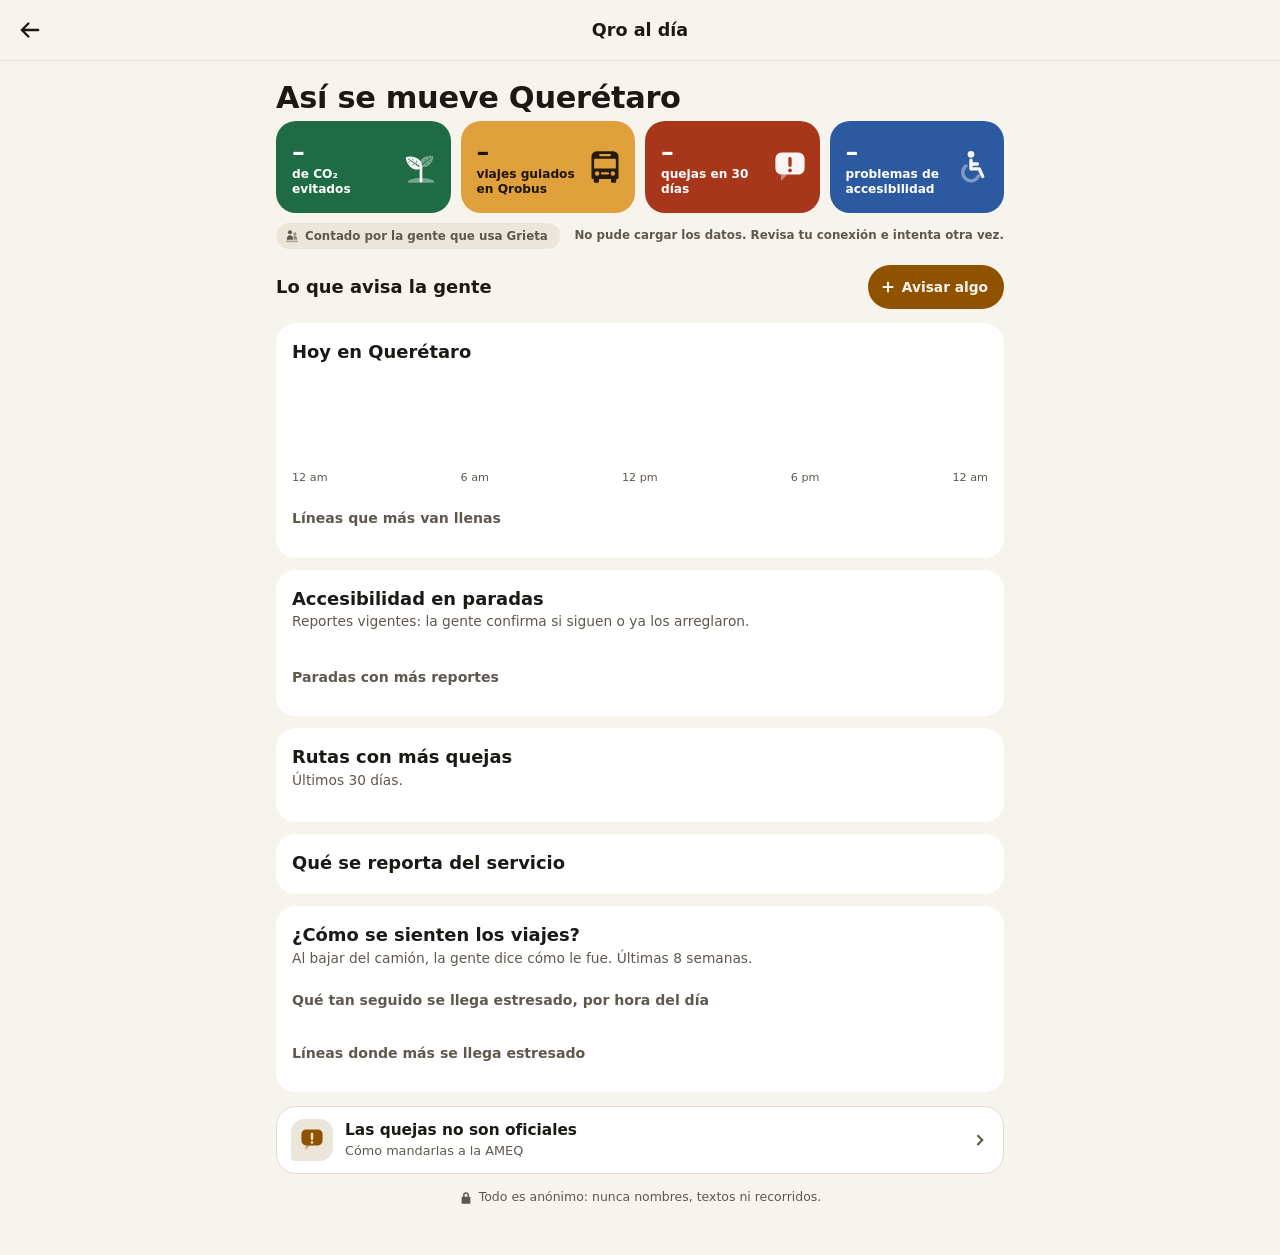
<file: demo/observatorio.html>
<!doctype html>
<!-- © 2026 Carlos Arturo Quintana Román. Todos los derechos reservados; prohibido copiarlo o usarlo para entrenar IA. -->
<html lang="es">
<head>
  <meta charset="utf-8">
  <meta name="robots" content="noai, noimageai">
  <meta name="copyright" content="© 2026 Carlos Arturo Quintana Román. Todos los derechos reservados.">
  <meta name="viewport" content="width=device-width, initial-scale=1, maximum-scale=1, user-scalable=no, viewport-fit=cover">
  <meta http-equiv="Content-Security-Policy" content="default-src 'self'; script-src 'self' 'wasm-unsafe-eval' https://cdnjs.cloudflare.com https://cdn.jsdelivr.net; style-src 'self' https://cdnjs.cloudflare.com https://fonts.googleapis.com; font-src https://fonts.gstatic.com; img-src 'self' data: blob: https://tile.openstreetmap.org; connect-src 'self' https://photon.komoot.io https://router.project-osrm.org https://routing.openstreetmap.de https://grieta-api-qro.azurewebsites.net https://api.open-meteo.com http://localhost:3000; media-src 'self'; worker-src 'self'; manifest-src 'self'; object-src 'none'; base-uri 'self'; form-action 'none'">
  <meta name="theme-color" content="#0b0a09">
  <title>Qro al día</title>
  <meta name="description" content="Datos abiertos y anónimos de cómo se mueve Querétaro, reunidos por la gente que usa Grieta.">
  <link rel="icon" href="icono-192.png">
  <link rel="preconnect" href="https://fonts.googleapis.com">
  <link rel="stylesheet" href="https://fonts.googleapis.com/css2?family=Montserrat:wght@400;500;600;700;800&display=swap">
  <link rel="stylesheet" href="observatorio.css">
</head>
<body>
  <svg width="0" height="0" class="oculto" aria-hidden="true" focusable="false"><defs><symbol id="p-hoja" viewBox="0 0 48 48" fill="currentColor" stroke="none"><path d="M6 45a18 6.5 0 0 1 36 0z" opacity=".42"/><path d="M24 43V23" fill="none" stroke="currentColor" stroke-width="3.6" stroke-linecap="round" stroke-linejoin="round"/><path d="M0 0C11.88 -3 7.75 -20 0 -25C-7.75 -20 -11.88 -3 0 0zM-0.9 -2.5L0.9 -2.5L0.35 -21.5L-0.35 -21.5zM1.9 -9.15L4.63 -11.09L4.63 -10.49L1.9 -7.85zM1.9 -15.65L4.08 -17.13L4.08 -16.53L1.9 -14.35zM-1.9 -11.15L-4.46 -12.95L-4.46 -12.35L-1.9 -9.85zM-1.9 -17.65L-3.91 -18.99L-3.91 -18.39L-1.9 -16.35z" transform="translate(24.5 25) rotate(-56)" fill-rule="evenodd"/><path d="M0 0C9.97 -2.52 6.51 -16.8 0 -21C-6.51 -16.8 -9.97 -2.52 0 0zM-0.9 -2.1L0.9 -2.1L0.35 -18.06L-0.35 -18.06zM1.9 -7.79L4.19 -9.36L4.19 -8.76L1.9 -6.49zM1.9 -13.25L3.73 -14.44L3.73 -13.84L1.9 -11.95zM-1.9 -9.47L-4.05 -10.93L-4.05 -10.33L-1.9 -8.17zM-1.9 -14.93L-3.59 -16L-3.59 -15.4L-1.9 -13.63z" transform="translate(23.5 22) rotate(54)" fill-rule="evenodd" opacity=".42"/></symbol><symbol id="p-qrobus" viewBox="0 0 48 48"><path d="M13 3h22a7 7 0 0 1 7 7v28a2 2 0 0 1-2 2H8a2 2 0 0 1-2-2V10a7 7 0 0 1 7-7ZM17.5 6.5h13a1.5 1.5 0 0 1 0 3h-13a1.5 1.5 0 0 1 0-3ZM11 13h26a1.5 1.5 0 0 1 1.5 1.5V26h-29V14.5A1.5 1.5 0 0 1 11 13ZM13.5 29.5a3 3 0 1 0 0 6 3 3 0 0 0 0-6ZM34.5 29.5a3 3 0 1 0 0 6 3 3 0 0 0 0-6ZM20 31h8a1.5 1.5 0 0 1 0 3h-8a1.5 1.5 0 0 1 0-3ZM9 40h7v3a2 2 0 0 1-2 2h-3a2 2 0 0 1-2-2v-3ZM32 40h7v3a2 2 0 0 1-2 2h-3a2 2 0 0 1-2-2v-3Z" fill-rule="evenodd"/></symbol><symbol id="p-reportar" viewBox="0 0 48 48" fill="currentColor" stroke="none"><path d="M12 33.5h9l-9 9z" opacity=".42"/><path d="M13 4.5h22a8.5 8.5 0 0 1 8.5 8.5v12.5a8.5 8.5 0 0 1 -8.5 8.5h-22a8.5 8.5 0 0 1 -8.5 -8.5v-12.5a8.5 8.5 0 0 1 8.5 -8.5zM24 10.5h0a2.2 2.2 0 0 1 2.2 2.2v9.1a2.2 2.2 0 0 1 -2.2 2.2h-0a2.2 2.2 0 0 1 -2.2 -2.2v-9.1a2.2 2.2 0 0 1 2.2 -2.2zM21.5 28.6a2.5 2.5 0 1 0 5 0a2.5 2.5 0 1 0 -5 0z" fill-rule="evenodd"/></symbol><symbol id="p-silla" viewBox="0 0 48 48" fill="currentColor" stroke="none"><path d="M15.5 7a4.5 4.5 0 1 0 9 0a4.5 4.5 0 1 0 -9 0z" fill-rule="evenodd"/><path d="M20 15v11.5h11l4.5 10M20 20h8.5" fill="none" stroke="currentColor" stroke-width="4.6" stroke-linecap="round" stroke-linejoin="round"/><path d="M13.5 22.5a11 11 0 1 0 16.5 13.5" fill="none" stroke="currentColor" stroke-width="4.4" stroke-linecap="round" stroke-linejoin="round" opacity=".42"/></symbol><symbol id="p-lleno" viewBox="0 0 48 48" fill="currentColor" stroke="none"><g><path d="M16 3h16a8 8 0 0 1 8 8v18a8 8 0 0 1 -8 8h-16a8 8 0 0 1 -8 -8v-18a8 8 0 0 1 8 -8zM16.2 9.5h15.6a3.2 3.2 0 0 1 3.2 3.2v6.1a3.2 3.2 0 0 1 -3.2 3.2h-15.6a3.2 3.2 0 0 1 -3.2 -3.2v-6.1a3.2 3.2 0 0 1 3.2 -3.2zM13.2 30a2.6 2.6 0 1 0 5.2 0a2.6 2.6 0 1 0 -5.2 0zM29.6 30a2.6 2.6 0 1 0 5.2 0a2.6 2.6 0 1 0 -5.2 0zM19.5 5.4h9a1 1 0 0 1 1 1v0a1 1 0 0 1 -1 1h-9a1 1 0 0 1 -1 -1v0a1 1 0 0 1 1 -1z" fill-rule="evenodd"/><path d="M16.2 9.5h15.6a3.2 3.2 0 0 1 3.2 3.2v6.1a3.2 3.2 0 0 1 -3.2 3.2h-15.6a3.2 3.2 0 0 1 -3.2 -3.2v-6.1a3.2 3.2 0 0 1 3.2 -3.2z" opacity=".42"/><path d="M13.4 35h2.7a2.4 2.4 0 0 1 2.4 2.4v4.2a2.4 2.4 0 0 1 -2.4 2.4h-2.7a2.4 2.4 0 0 1 -2.4 -2.4v-4.2a2.4 2.4 0 0 1 2.4 -2.4zM31.9 35h2.7a2.4 2.4 0 0 1 2.4 2.4v4.2a2.4 2.4 0 0 1 -2.4 2.4h-2.7a2.4 2.4 0 0 1 -2.4 -2.4v-4.2a2.4 2.4 0 0 1 2.4 -2.4z"/><path d="M5.1 11h0a1.6 1.6 0 0 1 1.6 1.6v5.8a1.6 1.6 0 0 1 -1.6 1.6h-0a1.6 1.6 0 0 1 -1.6 -1.6v-5.8a1.6 1.6 0 0 1 1.6 -1.6zM42.9 11h0a1.6 1.6 0 0 1 1.6 1.6v5.8a1.6 1.6 0 0 1 -1.6 1.6h-0a1.6 1.6 0 0 1 -1.6 -1.6v-5.8a1.6 1.6 0 0 1 1.6 -1.6z" opacity=".42"/></g><path d="M15.2 14.6a2.8 2.8 0 1 0 5.6 0a2.8 2.8 0 1 0 -5.6 0zM21.2 13.8a2.8 2.8 0 1 0 5.6 0a2.8 2.8 0 1 0 -5.6 0zM27.2 14.6a2.8 2.8 0 1 0 5.6 0a2.8 2.8 0 1 0 -5.6 0zM13 22a5 4 0 0 1 10 0zM19 22a5 4.6 0 0 1 10 0zM25 22a5 4 0 0 1 10 0z" fill-rule="evenodd"/></symbol><symbol id="p-senal" viewBox="0 0 48 48" fill="currentColor" stroke="none"><path d="M14.5 3.5h19a6.5 6.5 0 0 1 6.5 6.5v12a6.5 6.5 0 0 1 -6.5 6.5h-19a6.5 6.5 0 0 1 -6.5 -6.5v-12a6.5 6.5 0 0 1 6.5 -6.5z" opacity=".42"/><path d="M19.5 11.5a4.6 4.6 0 1 1 6.7 4.1c-1.3.7-2.2 1.6-2.2 3" fill="none" stroke="currentColor" stroke-width="3.2" stroke-linecap="round" stroke-linejoin="round"/><path d="M22 23a2 2 0 1 0 4 0a2 2 0 1 0 -4 0z" fill-rule="evenodd"/><path d="M23.5 28h1a1.5 1.5 0 0 1 1.5 1.5v11a1.5 1.5 0 0 1 -1.5 1.5h-1a1.5 1.5 0 0 1 -1.5 -1.5v-11a1.5 1.5 0 0 1 1.5 -1.5zM16.75 40.5h14.5a1.75 1.75 0 0 1 1.75 1.75v0a1.75 1.75 0 0 1 -1.75 1.75h-14.5a1.75 1.75 0 0 1 -1.75 -1.75v-0a1.75 1.75 0 0 1 1.75 -1.75z" fill-rule="evenodd"/></symbol><symbol id="p-escudo" viewBox="0 0 48 48" fill="currentColor" stroke="none"><path opacity=".4" d="M24 4l16 6v12c0 10.5-6.8 18.6-16 22-9.2-3.4-16-11.5-16-22V10z"/><path d="M16.5 24.5l5.5 5.5 10-11" fill="none" stroke="currentColor" stroke-width="4.6" stroke-linecap="round" stroke-linejoin="round"/></symbol><symbol id="p-gente" viewBox="0 0 48 48" fill="currentColor" stroke="none"><rect x="3" y="39" width="42" height="6.5" rx="2.5" opacity=".42"/><circle cx="17" cy="11" r="7"/><path d="M6 36.5c0-9 4.3-15 11-15s11 6 11 15z"/><circle cx="34" cy="17" r="5.5" opacity=".62"/><path d="M30.5 36.5c0-4.3-.9-7.6-2.7-10.3a7.5 7.5 0 0 1 6.2-2.7c5.5 0 8 4.7 8 13z" opacity=".62"/></symbol><symbol id="p-marca" viewBox="0 0 24 24"><path fill-rule="evenodd" d="M12 2a7.5 7.5 0 0 0-7.5 7.5C4.5 14.8 12 22 12 22s7.5-7.2 7.5-12.5A7.5 7.5 0 0 0 12 2zm0 10a2.6 2.6 0 1 1 0-5.2 2.6 2.6 0 0 1 0 5.2z"/></symbol><symbol id="p-si" viewBox="0 0 24 24"><path d="M9.2 18 3.5 12.3l2.1-2.1 3.6 3.6 9.2-9.2 2.1 2.1z"/></symbol><symbol id="p-arreglo" viewBox="0 0 24 24"><path d="M21.7 6.3a6 6 0 0 1-8 7.3L7 20.3A2.3 2.3 0 0 1 3.7 17l6.7-6.7a6 6 0 0 1 7.3-8l-3.5 3.5.6 3.4 3.4.6z"/></symbol><symbol id="p-mas" viewBox="0 0 24 24"><path d="M10.5 4h3v6.5H20v3h-6.5V20h-3v-6.5H4v-3h6.5z"/></symbol><symbol id="p-sigue" viewBox="0 0 24 24"><path d="M9.5 4.5 17 12l-7.5 7.5-2-2L13 12 7.5 6.5z"/></symbol><symbol id="p-candado" viewBox="0 0 24 24"><path fill-rule="evenodd" d="M12 2a5 5 0 0 0-5 5v3H6a1.5 1.5 0 0 0-1.5 1.5v9A1.5 1.5 0 0 0 6 22h12a1.5 1.5 0 0 0 1.5-1.5v-9A1.5 1.5 0 0 0 18 10h-1V7a5 5 0 0 0-5-5zm-2.5 8V7a2.5 2.5 0 0 1 5 0v3z"/></symbol><symbol id="p-equis" viewBox="0 0 24 24"><path d="M6.3 4.2 12 9.9l5.7-5.7 2.1 2.1-5.7 5.7 5.7 5.7-2.1 2.1-5.7-5.7-5.7 5.7-2.1-2.1 5.7-5.7-5.7-5.7z"/></symbol></defs></svg>
  <header class="encabezado">
    <a class="atras" href="./" aria-label="Volver a Grieta"><svg viewBox="0 0 24 24" aria-hidden="true"><path d="M19.5 12h-15M10.5 6l-6 6 6 6"/></svg></a>
    <span class="encabezado-titulo" translate="no">Qro al día</span>
  </header>
  <main>
    <h1>Así se mueve Querétaro</h1>
    <section class="cifras" aria-label="Resumen">
      <div class="cifra verde"><span><strong id="cCo2">–</strong><small>de CO₂ evitados</small></span><svg class="picto" aria-hidden="true"><use href="#p-hoja"/></svg></div>
      <div class="cifra ambar"><span><strong id="cViajes">–</strong><small>viajes guiados en Qrobus</small></span><svg class="picto" aria-hidden="true"><use href="#p-qrobus"/></svg></div>
      <div class="cifra rojo"><span><strong id="cQuejas">–</strong><small>quejas en 30 días</small></span><svg class="picto" aria-hidden="true"><use href="#p-reportar"/></svg></div>
      <div class="cifra azul"><span><strong id="cAcceso">–</strong><small>problemas de accesibilidad</small></span><svg class="picto" aria-hidden="true"><use href="#p-silla"/></svg></div>
    </section>
    <div class="procedencia">
      <span class="ficha-gente"><svg aria-hidden="true"><use href="#p-gente"/></svg>Contado por la gente que usa Grieta</span>
      <p id="estado" class="actualizado" role="status">Cargando...</p>
    </div>
    <section id="tusLineas" class="bloque" aria-labelledby="tituloLineas" hidden>
      <h2 id="tituloLineas">Tus líneas a esta hora</h2>
      <div id="listaLineas" class="lineas"></div>
      <p class="nota pie-lineas">Salen de tus viajes recientes y se quedan en tu teléfono.</p>
    </section>
    <section id="bloqueAvisos" class="bloque-avisos" aria-labelledby="tituloAvisos">
      <div class="cabeza-avisos"><h2 id="tituloAvisos">Lo que avisa la gente</h2><a class="boton avisar" href="./?accion=reportar"><svg aria-hidden="true"><use href="#p-mas"/></svg>Avisar algo</a></div>
      <ul id="listaAvisos" class="avisos"></ul>
    </section>
    <section class="tarjeta tono-ambar hoy" data-titulo="Hoy en Querétaro">
      <h2>Hoy en Querétaro</h2>
      <p id="llenoPico" class="pico"></p>
      <div id="llenoHora" class="horas" role="img" aria-label="Avisos de camión lleno por hora"></div>
      <div class="horas-eje" aria-hidden="true"><span>12 am</span><span>6 am</span><span>12 pm</span><span>6 pm</span><span>12 am</span></div>
      <p id="llenoNota" class="nota nota-horas"></p>
      <h3>Líneas que más van llenas</h3>
      <ol id="llenoLinea" class="ranking"></ol>
    </section>
    <section class="tarjeta tono-azul" data-titulo="Accesibilidad en paradas">
      <h2>Accesibilidad en paradas</h2>
      <p class="nota">Reportes vigentes: la gente confirma si siguen o ya los arreglaron.</p>
      <ol id="accesoTipo" class="tipos"></ol>
      <h3>Paradas con más reportes</h3>
      <ol id="accesoParada" class="ranking"></ol>
    </section>
    <section class="tarjeta tono-rojo" data-titulo="Rutas con más quejas">
      <h2>Rutas con más quejas</h2>
      <p class="nota">Últimos 30 días.</p>
      <ol id="quejasRuta" class="ranking"></ol>
    </section>
    <section class="tarjeta tono-rojo" data-titulo="Qué se reporta del servicio">
      <h2>Qué se reporta del servicio</h2>
      <ol id="quejasTipo" class="ranking"></ol>
    </section>
    <section class="tarjeta tono-rojo" data-titulo="Cómo se sienten los viajes">
      <h2>¿Cómo se sienten los viajes?</h2>
      <p class="nota">Al bajar del camión, la gente dice cómo le fue. Últimas 8 semanas.</p>
      <div id="sentirBarra" class="sentir-barra" aria-hidden="true"></div>
      <p id="sentirResumen" class="sentir-resumen"></p>
      <h3>Qué tan seguido se llega estresado, por hora del día</h3>
      <ol id="sentirFranja" class="ranking"></ol>
      <h3>Líneas donde más se llega estresado</h3>
      <ol id="sentirLinea" class="ranking"></ol>
    </section>
    <section id="pendientes" class="pendientes" hidden>
      <h2>Todavía sin datos</h2>
      <p class="nota">Estas gráficas aparecen cuando la gente avise más.</p>
      <ul id="listaPendientes"></ul>
    </section>
    <button id="abrirQuejas" type="button" class="boton-quejas"><span class="ic gris"><svg class="picto" aria-hidden="true"><use href="#p-reportar"/></svg></span><span class="tx"><strong>Las quejas no son oficiales</strong><small>Cómo mandarlas a la AMEQ</small></span><svg class="chev" aria-hidden="true"><use href="#p-sigue"/></svg></button>
    <p class="anonimo"><svg aria-hidden="true"><use href="#p-candado"/></svg>Todo es anónimo: nunca nombres, textos ni recorridos.</p>
  </main>
  <dialog id="hojaQuejas" class="hoja" aria-labelledby="hojaQuejasTitulo">
    <span class="asa" aria-hidden="true"></span>
    <button id="cerrarQuejas" type="button" class="hoja-x" aria-label="Cerrar"><svg aria-hidden="true"><use href="#p-equis"/></svg></button>
    <h2 id="hojaQuejasTitulo">¿Cómo hago una queja oficial?</h2>
    <p>Las quejas no son oficiales. Para que la AMEQ las atienda, mándalas también a su línea de Reportes (442) 211 70 00 o al WhatsApp 446 117 1516.</p>
    <a class="boton" href="tel:+524422117000">Llamar a Reportes</a>
    <a class="boton oscuro" href="https://wa.me/524461171516" target="_blank" rel="noopener">Escribir por WhatsApp</a>
  </dialog>
  <script src="idioma.js"></script>
  <script src="observatorio.js"></script>
</body>
</html>
</file>
<file: demo/observatorio.css>
/* © 2026 Carlos Arturo Quintana Román. Todos los derechos reservados; prohibido copiarlo o usarlo para entrenar IA. */
:root { color-scheme: dark; --fondo: #0b0a09; --superficie: #171512; --tinta: #f6f2ea; --tenue: #b8afa2; --linea: #2c2822; --ambar: #e0a03c; --verde: #6fc38a; --rojo: #f0887a; --azul: #9aa7ee; --relleno: #25221d; }
@media (prefers-color-scheme: light) { :root:not(.oscuro) { color-scheme: light; --fondo: #f7f4ee; --superficie: #ffffff; --tinta: #1b1915; --tenue: #5f584e; --linea: #e3ddd2; --ambar: #8f5300; --verde: #1f6b3a; --rojo: #b0391b; --azul: #35447c; --relleno: #ece6da; } }
:root.claro { color-scheme: light; --fondo: #f7f4ee; --superficie: #ffffff; --tinta: #1b1915; --tenue: #5f584e; --linea: #e3ddd2; --ambar: #8f5300; --verde: #1f6b3a; --rojo: #b0391b; --azul: #35447c; --relleno: #ece6da; }
* { box-sizing: border-box; }
body { margin: 0; background: var(--fondo); color: var(--tinta); font-family: Montserrat, system-ui, sans-serif; line-height: 1.5; }
a { color: var(--ambar); }
.oculto { position: absolute; }
.encabezado { position: sticky; top: 0; z-index: 2; display: grid; grid-template-columns: 48px 1fr 48px; align-items: center; padding: calc(8px + env(safe-area-inset-top)) 8px 8px; background: var(--fondo); border-bottom: 1px solid var(--linea); }
.encabezado-titulo { text-align: center; font-weight: 800; font-size: 1.1rem; }
.atras { display: grid; place-items: center; width: 44px; height: 44px; border-radius: 50%; color: var(--tinta); }
.atras svg { width: 26px; height: 26px; fill: none; stroke: currentColor; stroke-width: 2.2; stroke-linecap: round; stroke-linejoin: round; }
.atras:focus-visible { outline: 3px solid var(--ambar); }
main { max-width: 760px; margin: 0 auto; padding: 20px 16px calc(48px + env(safe-area-inset-bottom)); }
h1 { margin: 0 0 6px; font-size: 1.9rem; font-weight: 800; line-height: 1.12; letter-spacing: -.01em; }
h2 { margin: 0 0 2px; font-size: 1.12rem; font-weight: 800; line-height: 1.25; }
h3 { margin: 22px 0 10px; color: var(--tenue); font-size: .88rem; font-weight: 700; }
.nota { margin: 0 0 14px; color: var(--tenue); font-size: .86rem; line-height: 1.4; }
.actualizado { margin: 0; color: var(--tenue); font-size: .74rem; font-weight: 600; }
.cifras { display: grid; grid-template-columns: repeat(2, minmax(0, 1fr)); gap: 10px; }
.cifra { display: flex; align-items: center; justify-content: space-between; gap: 6px; min-height: 92px; padding: 14px 12px 14px 16px; border-radius: 20px; color: #fff; }
.cifra span { min-width: 0; }
.cifra strong { display: block; font-size: 1.6rem; font-weight: 800; letter-spacing: -.02em; line-height: 1.05; }
.cifra small { display: block; margin-top: 3px; font-size: .76rem; font-weight: 700; line-height: 1.2; }
.cifra .picto { flex: none; width: 36px; height: 36px; fill: currentColor; stroke: none; opacity: .95; }
.cifra.verde { background: #1f6b46; } .cifra.rojo { background: #a8361a; } .cifra.azul { background: #2c5aa0; }
.cifra.ambar { background: #e0a03c; color: #1c1408; }
.tarjeta { --acento: var(--ambar); margin-top: 12px; padding: 18px 16px; border-radius: 20px; background: var(--superficie); }
.tarjeta[hidden] { display: none; }
.tono-azul { --acento: var(--azul); } .tono-rojo { --acento: var(--rojo); } .tono-ambar { --acento: var(--ambar); }
/* Cada fila: nombre y numero arriba, y debajo una barra delgada que no le quita ancho al texto */
.ranking strong { font-weight: 800; }
.ranking .vacio { display: block; color: var(--tenue); }
.medidor { grid-column: 1 / -1; display: block; height: 8px; border-radius: 4px; background: color-mix(in srgb, var(--acento) 18%, transparent); overflow: hidden; }
.medidor i { display: block; height: 100%; min-width: 8px; border-radius: inherit; background: var(--acento); }
.pico { margin: 0 0 10px; color: var(--acento); font-weight: 800; }
.pico:empty { display: none; }
.horas { display: grid; grid-template-columns: repeat(24, minmax(0, 1fr)); gap: 2px; height: 96px; }
.horas span { display: flex; align-items: flex-end; border-radius: 3px; background: color-mix(in srgb, var(--acento) 14%, transparent); overflow: hidden; }
.horas i { display: block; width: 100%; border-radius: 3px; background: var(--acento); }
.horas-eje { display: flex; justify-content: space-between; margin-top: 6px; color: var(--tenue); font-size: .7rem; }
.sentir-barra { display: flex; gap: 2px; height: 14px; margin-bottom: 10px; border-radius: 7px; overflow: hidden; }
.sentir-barra:empty { display: none; }
.sentir-barra i { display: block; height: 100%; }
.sentir-barra .tranquilo { background: var(--verde); } .sentir-barra .normal { background: var(--ambar); } .sentir-barra .estresado { background: var(--rojo); }
.sentir-resumen { margin: 0; font-weight: 700; font-size: .92rem; }
.pendientes[hidden] { display: none; }
.pendientes ul { display: flex; flex-wrap: wrap; gap: 6px; margin: 0; padding: 0; list-style: none; }
.boton { display: flex; align-items: center; justify-content: center; min-height: 52px; margin: 4px 0 14px; border-radius: 16px; background: var(--ambar); color: var(--fondo); font-weight: 800; text-decoration: none; }
.boton:focus-visible { outline: 3px solid var(--tinta); outline-offset: 2px; }
@media (min-width: 640px) { .cifras { grid-template-columns: repeat(4, minmax(0, 1fr)); } }
.procedencia { display: flex; flex-wrap: wrap; align-items: center; justify-content: space-between; gap: 6px 8px; margin: 10px 0 14px; }
.procedencia + .tarjeta { margin-top: 0; }
.ficha-gente { display: inline-flex; align-items: center; gap: 6px; padding: 6px 12px 6px 9px; border-radius: 999px; background: var(--relleno); color: var(--tenue); font-size: .74rem; font-weight: 600; line-height: 1.2; }
.ficha-gente svg { flex: none; width: 14px; height: 14px; fill: currentColor; }
.caja-linea { flex: none; display: grid; place-items: center; min-width: 56px; min-height: 44px; padding: 0 8px; border-radius: 12px; background: #424d88; color: #fff; font-size: 1.02rem; font-weight: 800; }
.tx { flex: 1; min-width: 0; }
.tx strong { display: block; font-size: .96rem; font-weight: 700; line-height: 1.25; }
.tx small { display: block; margin-top: 2px; color: var(--tenue); font-size: .8rem; line-height: 1.3; }
.punto { flex: none; width: 13px; height: 13px; border-radius: 50%; }
.punto.verde { background: var(--verde); } .punto.ambar { background: var(--ambar); } .punto.rojo { background: var(--rojo); }
.bloque-avisos[hidden] { display: none; }
.aviso { margin-bottom: 10px; padding: 14px; border-radius: 20px; background: var(--superficie); }
.aviso-fila { display: flex; align-items: center; gap: 12px; }
.ic { flex: none; display: grid; place-items: center; width: 42px; height: 42px; border-radius: 13px 13px 13px 3px; color: #fff; }
.ic .picto { width: 26px; height: 26px; fill: currentColor; stroke: none; }
.ic.ambar { background: #e0a03c; color: #1c1408; } .ic.azul { background: #2c5aa0; } .ic.blanco { background: #fff; color: #1f6b46; }
.votos button:focus-visible { outline: 3px solid var(--ambar); outline-offset: 2px; }
.votos button:disabled { cursor: default; opacity: .62; }
.votos button.elegido { opacity: 1; box-shadow: inset 0 0 0 2px var(--ambar); }
.voto-error { margin: 8px 0 0; color: var(--rojo); font-size: .8rem; font-weight: 600; }
.logro { background: #1f6b46; color: #fff; }
.logro .tx small { color: #fff; }
.sin-avisos { padding: 14px; border-radius: 20px; background: var(--superficie); color: var(--tenue); font-size: .9rem; }
.bloque-avisos + .tarjeta { margin-top: 14px; }
.hoy h2 { margin-bottom: 4px; }
.horas .ahora { background: color-mix(in srgb, var(--tinta) 26%, transparent); }
.horas .ahora i { background: var(--tinta); }
.nota-horas { margin: 10px 0 0; }
.bloque h2 { margin-bottom: 8px; }
.lineas { display: grid; gap: 8px; }
.linea-estado { display: grid; grid-template-columns: auto minmax(0, 1fr); align-items: center; gap: 12px; padding: 14px; border-radius: 20px; color: #fff; }
.linea-estado.verde { background: #1f6b46; }
.linea-estado.ambar { background: #e0a03c; color: #1c1408; }
.linea-estado.rojo { background: #a8361a; }
.linea-estado .tx small { color: inherit; }
.linea-estado .caja-linea { background: #fff; color: #1c1408; }
.chips-linea { grid-column: 1 / -1; display: flex; flex-wrap: wrap; gap: 6px; }
.chips-linea .caja-linea { min-width: 50px; min-height: 30px; border-radius: 9px; font-size: .88rem; }
.ic.claro { background: rgb(255 255 255 / .2); }
.ic .marca-si { width: 24px; height: 24px; fill: currentColor; }
.pie-lineas { margin: 8px 2px 0; font-size: .8rem; }
.cabeza-avisos { display: flex; flex-wrap: wrap; align-items: center; justify-content: space-between; gap: 8px; margin: 16px 0 10px; }
.cabeza-avisos h2 { margin: 0; }
.avisar { display: inline-flex; gap: 6px; min-height: 44px; margin: 0; padding: 0 16px 0 12px; border-radius: 999px; font-size: .86rem; }
.avisar svg { width: 16px; height: 16px; fill: currentColor; }
.avisos { margin: 0; padding: 0; list-style: none; }
.parada-cab { display: flex; align-items: flex-start; gap: 8px; padding-bottom: 10px; border-bottom: 1px solid var(--linea); }
.parada-cab svg { flex: none; width: 18px; height: 18px; margin-top: 1px; fill: var(--azul); }
.parada-cab strong { font-size: .9rem; font-weight: 700; line-height: 1.3; }
.reporte { padding-top: 12px; }
.reporte + .reporte { margin-top: 12px; border-top: 1px dashed var(--linea); }
.votos { display: grid; grid-template-columns: 1fr 1.35fr; gap: 8px; margin-top: 10px; }
.votos.uno { grid-template-columns: 1fr; }
.votos button { display: flex; align-items: center; justify-content: center; gap: 6px; min-height: 44px; padding: 6px 8px; border: 0; border-radius: 13px; background: var(--relleno); color: var(--tinta); font: inherit; font-size: .8rem; font-weight: 700; line-height: 1.15; cursor: pointer; }
.voto-ico { flex: none; display: grid; }
.voto-ico svg { width: 15px; height: 15px; fill: var(--ambar); }
.votos b { flex: none; display: grid; place-items: center; min-width: 22px; height: 22px; padding: 0 5px; border-radius: 11px; background: color-mix(in srgb, var(--ambar) 22%, transparent); color: var(--ambar); font-size: .74rem; }
.tipos { display: grid; grid-template-columns: repeat(auto-fit, minmax(92px, 1fr)); gap: 8px; margin: 10px 0 0; padding: 0; list-style: none; }
.tipos li { display: grid; align-content: start; gap: 6px; padding: 12px 10px; border-radius: 16px; background: var(--relleno); }
.tipos .ic { width: 36px; height: 36px; border-radius: 11px 11px 11px 3px; }
.tipos .ic .picto { width: 22px; height: 22px; }
.tipos b { font-size: 1.55rem; font-weight: 800; line-height: 1; }
.tipos .nombre { font-size: .78rem; font-weight: 700; line-height: 1.2; }
.tipos .vacio { grid-column: 1 / -1; padding: 0; background: none; color: var(--tenue); }
.ranking { display: grid; gap: 12px; margin: 0; padding: 0; list-style: none; }
.ranking li { display: grid; grid-template-columns: minmax(0, 1fr) auto; gap: 6px 10px; align-items: center; font-size: .92rem; line-height: 1.3; }
.ranking li.con-puesto { grid-template-columns: 26px minmax(0, 1fr) auto; }
.ranking .con-puesto .medidor { grid-column: 2 / -1; }
.puesto { display: grid; place-items: center; width: 26px; height: 26px; border-radius: 50%; background: color-mix(in srgb, var(--acento) 22%, transparent); color: var(--acento); font-size: .78rem; font-weight: 800; }
.pendientes { margin-top: 14px; padding: 16px; border: 2px dashed var(--linea); border-radius: 20px; }
.pendientes h2 { margin: 0 0 2px; color: var(--tinta); font-size: 1rem; font-weight: 800; }
.pendientes .nota { margin: 0 0 10px; }
.pendientes li { padding: 6px 12px; border-radius: 999px; background: var(--relleno); color: var(--tenue); font-size: .8rem; font-weight: 600; }
.boton-quejas { display: flex; align-items: center; gap: 12px; width: 100%; margin-top: 14px; padding: 12px 14px; border: 1px solid var(--linea); border-radius: 20px; background: var(--superficie); color: var(--tinta); font: inherit; text-align: left; cursor: pointer; }
.boton-quejas:focus-visible { outline: 3px solid var(--ambar); outline-offset: 2px; }
.ic.gris { background: var(--relleno); color: var(--ambar); }
.chev { flex: none; width: 18px; height: 18px; fill: var(--tenue); }
.anonimo { display: flex; align-items: center; justify-content: center; gap: 6px; margin: 14px 2px 0; color: var(--tenue); font-size: .78rem; text-align: center; }
.anonimo svg { flex: none; width: 14px; height: 14px; fill: currentColor; }
.hoja { position: fixed; inset: auto 0 0; width: 100%; max-width: 560px; margin: 0 auto; padding: 10px 16px calc(20px + env(safe-area-inset-bottom)); border: 0; border-radius: 28px 28px 0 0; background: var(--superficie); color: var(--tinta); }
.hoja::backdrop { background: rgb(0 0 0 / 62%); }
.asa { display: block; width: 40px; height: 5px; margin: 0 auto 14px; border-radius: 3px; background: var(--linea); }
.hoja h2 { margin: 0 0 8px; padding-right: 48px; font-size: 1.4rem; }
.hoja-x { position: absolute; top: 12px; right: 12px; display: grid; place-items: center; width: 44px; height: 44px; border: 0; border-radius: 50%; background: var(--relleno); color: var(--tinta); cursor: pointer; }
.hoja-x svg { width: 18px; height: 18px; fill: currentColor; }
.hoja-x:focus-visible { outline: 3px solid var(--ambar); outline-offset: 2px; }
.hoja p { margin: 0 0 14px; font-size: .95rem; line-height: 1.4; }
.hoja .boton { margin: 0 0 8px; }
.boton.oscuro { background: var(--relleno); color: var(--tinta); }
</file>
